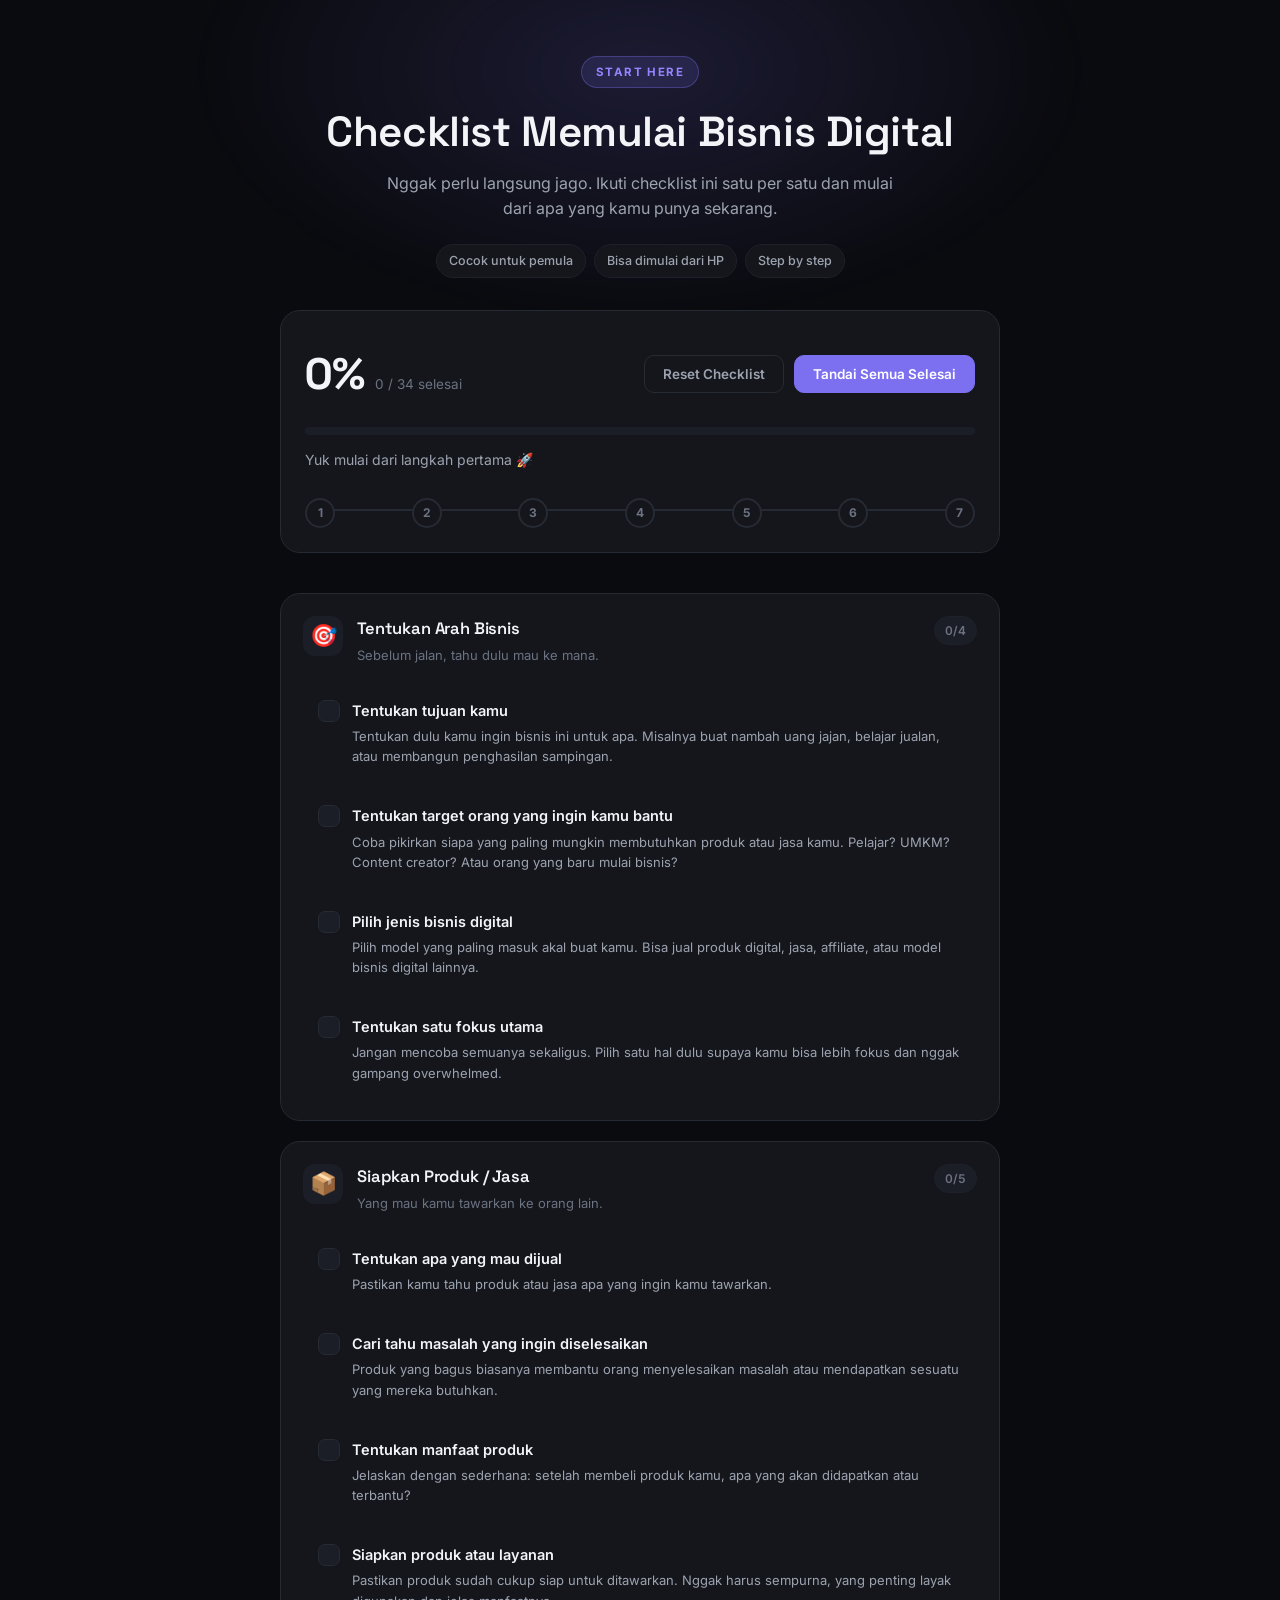
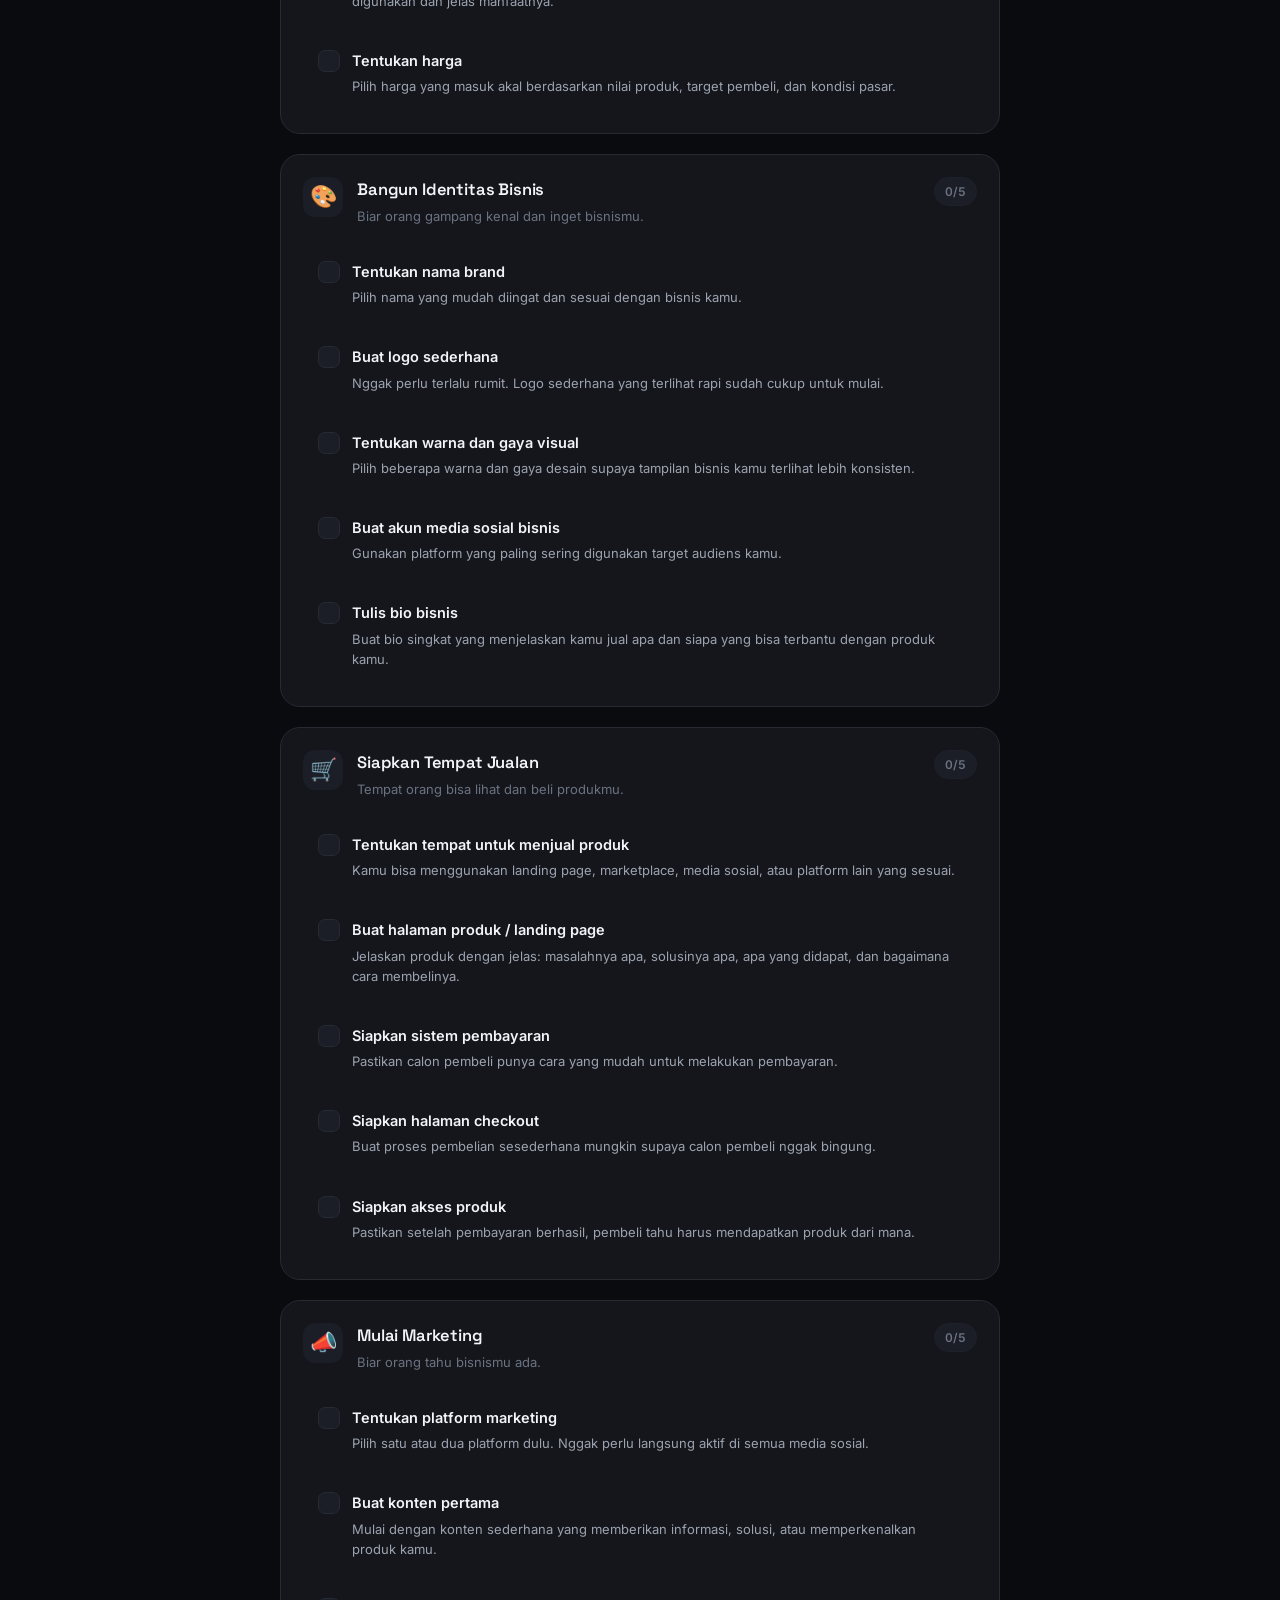
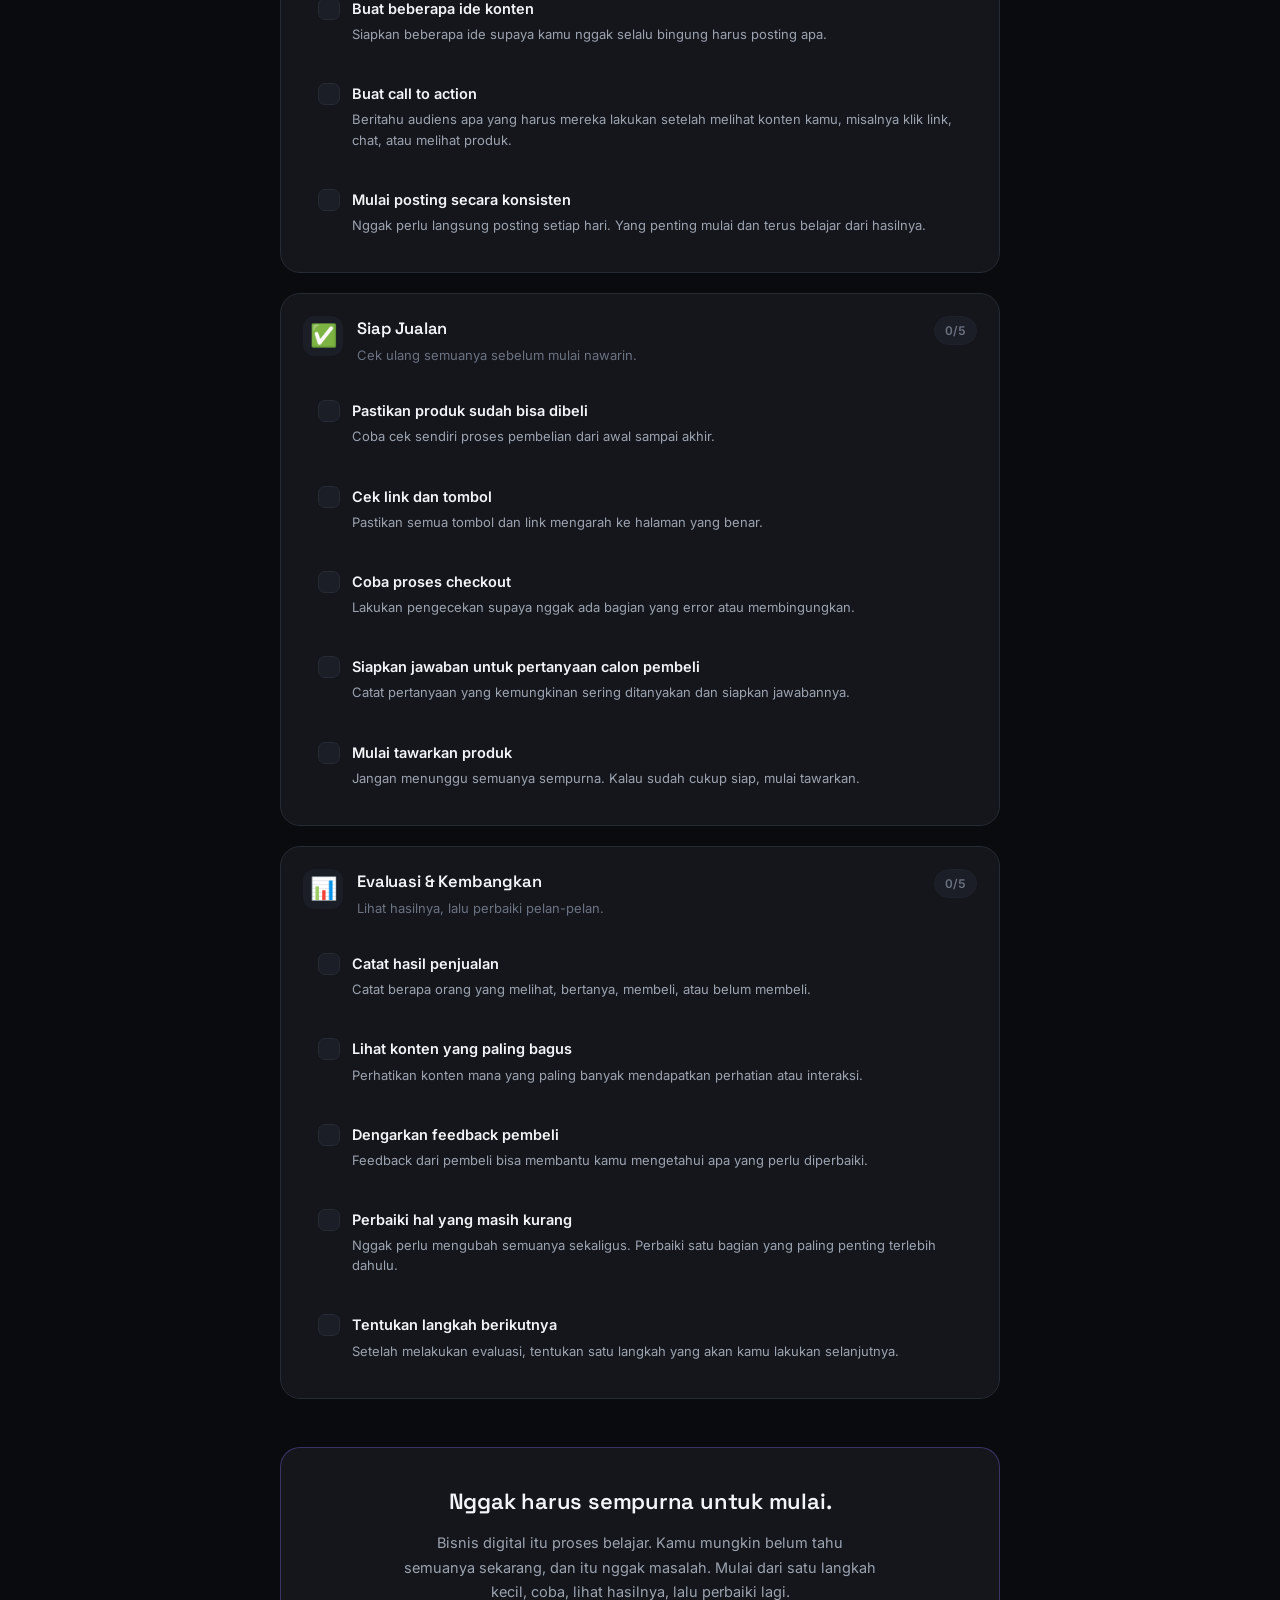
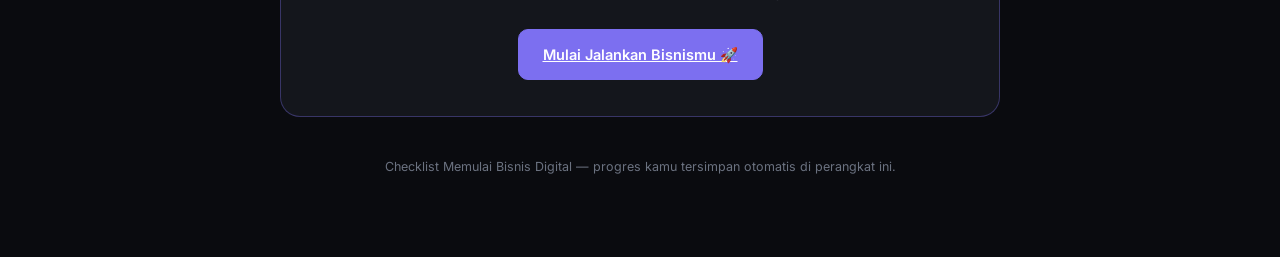
<file: bonus/checklist-bisnis/index.html>
<!DOCTYPE html>
<html lang="id">
<head>
  <meta charset="UTF-8" />
  <meta name="viewport" content="width=device-width, initial-scale=1.0" />
  <title>Checklist Memulai Bisnis Digital</title>
  <meta name="description" content="Checklist step-by-step buat pelajar, mahasiswa, dan pemula yang mau mulai bisnis digital. Nggak perlu langsung jago." />

  <!-- Google Fonts: Space Grotesk (judul) + Inter (isi) -->
  <link rel="preconnect" href="https://fonts.googleapis.com" />
  <link rel="preconnect" href="https://fonts.gstatic.com" crossorigin />
  <link href="https://fonts.googleapis.com/css2?family=Space+Grotesk:wght@500;600;700&family=Inter:wght@400;500;600;700&display=swap" rel="stylesheet" />

  <!-- Favicon -->
  <link rel="icon" type="image/png" sizes="32x32" href="../../assets/favicon-32.png" />
  <link rel="icon" type="image/png" sizes="16x16" href="../../assets/favicon-16.png" />
  <link rel="apple-touch-icon" href="../../assets/apple-touch-icon.png" />
  <link rel="stylesheet" href="style.css" />
</head>
<body>

  <div class="ambient" aria-hidden="true">
    <div class="ambient__glow"></div>
  </div>

  <main class="shell">

    <!-- ==================== HERO ==================== -->
    <header class="hero">
      <span class="badge">START HERE</span>
      <h1 class="hero__title">Checklist Memulai Bisnis Digital</h1>
      <p class="hero__subtitle">
        Nggak perlu langsung jago. Ikuti checklist ini satu per satu dan
        mulai dari apa yang kamu punya sekarang.
      </p>

      <ul class="meta-row">
        <li>Cocok untuk pemula</li>
        <li>Bisa dimulai dari HP</li>
        <li>Step by step</li>
      </ul>
    </header>

    <!-- ==================== PROGRESS HERO (signature element) ==================== -->
    <section class="progress-hero" aria-label="Progres checklist kamu">
      <div class="progress-hero__top">
        <div class="progress-hero__figure">
          <span class="progress-hero__percent" id="percentText">0%</span>
          <span class="progress-hero__count" id="countText">0 / 34 selesai</span>
        </div>

        <div class="progress-hero__actions">
          <button type="button" class="btn btn--ghost" id="resetBtn">
            Reset Checklist
          </button>
          <button type="button" class="btn btn--accent" id="checkAllBtn">
            Tandai Semua Selesai
          </button>
        </div>
      </div>

      <div class="progress-track" role="progressbar" aria-valuemin="0" aria-valuemax="100" aria-valuenow="0" id="progressTrack">
        <div class="progress-track__fill" id="progressFill"></div>
      </div>

      <p class="progress-hero__message" id="progressMessage">Yuk mulai dari langkah pertama 🚀</p>

      <!-- Rel 7 tahap — peta perjalanan checklist -->
      <div class="stage-rail" id="stageRail" aria-hidden="true">
        <!-- diisi otomatis oleh script.js -->
      </div>
    </section>

    <!-- ==================== KATEGORI CHECKLIST ==================== -->
    <div class="categories" id="categories">

      <!-- KATEGORI 1 -->
      <section class="category" data-category="1">
        <div class="category__head">
          <span class="category__icon">🎯</span>
          <div class="category__head-text">
            <h2>Tentukan Arah Bisnis</h2>
            <p>Sebelum jalan, tahu dulu mau ke mana.</p>
          </div>
          <span class="category__count" data-category-count></span>
        </div>

        <div class="items">
          <label class="item">
            <input type="checkbox" id="c1-1" class="item__checkbox" />
            <span class="item__box" aria-hidden="true"></span>
            <span class="item__text">
              <span class="item__title">Tentukan tujuan kamu</span>
              <span class="item__desc">Tentukan dulu kamu ingin bisnis ini untuk apa. Misalnya buat nambah uang jajan, belajar jualan, atau membangun penghasilan sampingan.</span>
            </span>
          </label>

          <label class="item">
            <input type="checkbox" id="c1-2" class="item__checkbox" />
            <span class="item__box" aria-hidden="true"></span>
            <span class="item__text">
              <span class="item__title">Tentukan target orang yang ingin kamu bantu</span>
              <span class="item__desc">Coba pikirkan siapa yang paling mungkin membutuhkan produk atau jasa kamu. Pelajar? UMKM? Content creator? Atau orang yang baru mulai bisnis?</span>
            </span>
          </label>

          <label class="item">
            <input type="checkbox" id="c1-3" class="item__checkbox" />
            <span class="item__box" aria-hidden="true"></span>
            <span class="item__text">
              <span class="item__title">Pilih jenis bisnis digital</span>
              <span class="item__desc">Pilih model yang paling masuk akal buat kamu. Bisa jual produk digital, jasa, affiliate, atau model bisnis digital lainnya.</span>
            </span>
          </label>

          <label class="item">
            <input type="checkbox" id="c1-4" class="item__checkbox" />
            <span class="item__box" aria-hidden="true"></span>
            <span class="item__text">
              <span class="item__title">Tentukan satu fokus utama</span>
              <span class="item__desc">Jangan mencoba semuanya sekaligus. Pilih satu hal dulu supaya kamu bisa lebih fokus dan nggak gampang overwhelmed.</span>
            </span>
          </label>
        </div>
      </section>

      <!-- KATEGORI 2 -->
      <section class="category" data-category="2">
        <div class="category__head">
          <span class="category__icon">📦</span>
          <div class="category__head-text">
            <h2>Siapkan Produk / Jasa</h2>
            <p>Yang mau kamu tawarkan ke orang lain.</p>
          </div>
          <span class="category__count" data-category-count></span>
        </div>

        <div class="items">
          <label class="item">
            <input type="checkbox" id="c2-1" class="item__checkbox" />
            <span class="item__box" aria-hidden="true"></span>
            <span class="item__text">
              <span class="item__title">Tentukan apa yang mau dijual</span>
              <span class="item__desc">Pastikan kamu tahu produk atau jasa apa yang ingin kamu tawarkan.</span>
            </span>
          </label>

          <label class="item">
            <input type="checkbox" id="c2-2" class="item__checkbox" />
            <span class="item__box" aria-hidden="true"></span>
            <span class="item__text">
              <span class="item__title">Cari tahu masalah yang ingin diselesaikan</span>
              <span class="item__desc">Produk yang bagus biasanya membantu orang menyelesaikan masalah atau mendapatkan sesuatu yang mereka butuhkan.</span>
            </span>
          </label>

          <label class="item">
            <input type="checkbox" id="c2-3" class="item__checkbox" />
            <span class="item__box" aria-hidden="true"></span>
            <span class="item__text">
              <span class="item__title">Tentukan manfaat produk</span>
              <span class="item__desc">Jelaskan dengan sederhana: setelah membeli produk kamu, apa yang akan didapatkan atau terbantu?</span>
            </span>
          </label>

          <label class="item">
            <input type="checkbox" id="c2-4" class="item__checkbox" />
            <span class="item__box" aria-hidden="true"></span>
            <span class="item__text">
              <span class="item__title">Siapkan produk atau layanan</span>
              <span class="item__desc">Pastikan produk sudah cukup siap untuk ditawarkan. Nggak harus sempurna, yang penting layak digunakan dan jelas manfaatnya.</span>
            </span>
          </label>

          <label class="item">
            <input type="checkbox" id="c2-5" class="item__checkbox" />
            <span class="item__box" aria-hidden="true"></span>
            <span class="item__text">
              <span class="item__title">Tentukan harga</span>
              <span class="item__desc">Pilih harga yang masuk akal berdasarkan nilai produk, target pembeli, dan kondisi pasar.</span>
            </span>
          </label>
        </div>
      </section>

      <!-- KATEGORI 3 -->
      <section class="category" data-category="3">
        <div class="category__head">
          <span class="category__icon">🎨</span>
          <div class="category__head-text">
            <h2>Bangun Identitas Bisnis</h2>
            <p>Biar orang gampang kenal dan inget bisnismu.</p>
          </div>
          <span class="category__count" data-category-count></span>
        </div>

        <div class="items">
          <label class="item">
            <input type="checkbox" id="c3-1" class="item__checkbox" />
            <span class="item__box" aria-hidden="true"></span>
            <span class="item__text">
              <span class="item__title">Tentukan nama brand</span>
              <span class="item__desc">Pilih nama yang mudah diingat dan sesuai dengan bisnis kamu.</span>
            </span>
          </label>

          <label class="item">
            <input type="checkbox" id="c3-2" class="item__checkbox" />
            <span class="item__box" aria-hidden="true"></span>
            <span class="item__text">
              <span class="item__title">Buat logo sederhana</span>
              <span class="item__desc">Nggak perlu terlalu rumit. Logo sederhana yang terlihat rapi sudah cukup untuk mulai.</span>
            </span>
          </label>

          <label class="item">
            <input type="checkbox" id="c3-3" class="item__checkbox" />
            <span class="item__box" aria-hidden="true"></span>
            <span class="item__text">
              <span class="item__title">Tentukan warna dan gaya visual</span>
              <span class="item__desc">Pilih beberapa warna dan gaya desain supaya tampilan bisnis kamu terlihat lebih konsisten.</span>
            </span>
          </label>

          <label class="item">
            <input type="checkbox" id="c3-4" class="item__checkbox" />
            <span class="item__box" aria-hidden="true"></span>
            <span class="item__text">
              <span class="item__title">Buat akun media sosial bisnis</span>
              <span class="item__desc">Gunakan platform yang paling sering digunakan target audiens kamu.</span>
            </span>
          </label>

          <label class="item">
            <input type="checkbox" id="c3-5" class="item__checkbox" />
            <span class="item__box" aria-hidden="true"></span>
            <span class="item__text">
              <span class="item__title">Tulis bio bisnis</span>
              <span class="item__desc">Buat bio singkat yang menjelaskan kamu jual apa dan siapa yang bisa terbantu dengan produk kamu.</span>
            </span>
          </label>
        </div>
      </section>

      <!-- KATEGORI 4 -->
      <section class="category" data-category="4">
        <div class="category__head">
          <span class="category__icon">🛒</span>
          <div class="category__head-text">
            <h2>Siapkan Tempat Jualan</h2>
            <p>Tempat orang bisa lihat dan beli produkmu.</p>
          </div>
          <span class="category__count" data-category-count></span>
        </div>

        <div class="items">
          <label class="item">
            <input type="checkbox" id="c4-1" class="item__checkbox" />
            <span class="item__box" aria-hidden="true"></span>
            <span class="item__text">
              <span class="item__title">Tentukan tempat untuk menjual produk</span>
              <span class="item__desc">Kamu bisa menggunakan landing page, marketplace, media sosial, atau platform lain yang sesuai.</span>
            </span>
          </label>

          <label class="item">
            <input type="checkbox" id="c4-2" class="item__checkbox" />
            <span class="item__box" aria-hidden="true"></span>
            <span class="item__text">
              <span class="item__title">Buat halaman produk / landing page</span>
              <span class="item__desc">Jelaskan produk dengan jelas: masalahnya apa, solusinya apa, apa yang didapat, dan bagaimana cara membelinya.</span>
            </span>
          </label>

          <label class="item">
            <input type="checkbox" id="c4-3" class="item__checkbox" />
            <span class="item__box" aria-hidden="true"></span>
            <span class="item__text">
              <span class="item__title">Siapkan sistem pembayaran</span>
              <span class="item__desc">Pastikan calon pembeli punya cara yang mudah untuk melakukan pembayaran.</span>
            </span>
          </label>

          <label class="item">
            <input type="checkbox" id="c4-4" class="item__checkbox" />
            <span class="item__box" aria-hidden="true"></span>
            <span class="item__text">
              <span class="item__title">Siapkan halaman checkout</span>
              <span class="item__desc">Buat proses pembelian sesederhana mungkin supaya calon pembeli nggak bingung.</span>
            </span>
          </label>

          <label class="item">
            <input type="checkbox" id="c4-5" class="item__checkbox" />
            <span class="item__box" aria-hidden="true"></span>
            <span class="item__text">
              <span class="item__title">Siapkan akses produk</span>
              <span class="item__desc">Pastikan setelah pembayaran berhasil, pembeli tahu harus mendapatkan produk dari mana.</span>
            </span>
          </label>
        </div>
      </section>

      <!-- KATEGORI 5 -->
      <section class="category" data-category="5">
        <div class="category__head">
          <span class="category__icon">📣</span>
          <div class="category__head-text">
            <h2>Mulai Marketing</h2>
            <p>Biar orang tahu bisnismu ada.</p>
          </div>
          <span class="category__count" data-category-count></span>
        </div>

        <div class="items">
          <label class="item">
            <input type="checkbox" id="c5-1" class="item__checkbox" />
            <span class="item__box" aria-hidden="true"></span>
            <span class="item__text">
              <span class="item__title">Tentukan platform marketing</span>
              <span class="item__desc">Pilih satu atau dua platform dulu. Nggak perlu langsung aktif di semua media sosial.</span>
            </span>
          </label>

          <label class="item">
            <input type="checkbox" id="c5-2" class="item__checkbox" />
            <span class="item__box" aria-hidden="true"></span>
            <span class="item__text">
              <span class="item__title">Buat konten pertama</span>
              <span class="item__desc">Mulai dengan konten sederhana yang memberikan informasi, solusi, atau memperkenalkan produk kamu.</span>
            </span>
          </label>

          <label class="item">
            <input type="checkbox" id="c5-3" class="item__checkbox" />
            <span class="item__box" aria-hidden="true"></span>
            <span class="item__text">
              <span class="item__title">Buat beberapa ide konten</span>
              <span class="item__desc">Siapkan beberapa ide supaya kamu nggak selalu bingung harus posting apa.</span>
            </span>
          </label>

          <label class="item">
            <input type="checkbox" id="c5-4" class="item__checkbox" />
            <span class="item__box" aria-hidden="true"></span>
            <span class="item__text">
              <span class="item__title">Buat call to action</span>
              <span class="item__desc">Beritahu audiens apa yang harus mereka lakukan setelah melihat konten kamu, misalnya klik link, chat, atau melihat produk.</span>
            </span>
          </label>

          <label class="item">
            <input type="checkbox" id="c5-5" class="item__checkbox" />
            <span class="item__box" aria-hidden="true"></span>
            <span class="item__text">
              <span class="item__title">Mulai posting secara konsisten</span>
              <span class="item__desc">Nggak perlu langsung posting setiap hari. Yang penting mulai dan terus belajar dari hasilnya.</span>
            </span>
          </label>
        </div>
      </section>

      <!-- KATEGORI 6 -->
      <section class="category" data-category="6">
        <div class="category__head">
          <span class="category__icon">✅</span>
          <div class="category__head-text">
            <h2>Siap Jualan</h2>
            <p>Cek ulang semuanya sebelum mulai nawarin.</p>
          </div>
          <span class="category__count" data-category-count></span>
        </div>

        <div class="items">
          <label class="item">
            <input type="checkbox" id="c6-1" class="item__checkbox" />
            <span class="item__box" aria-hidden="true"></span>
            <span class="item__text">
              <span class="item__title">Pastikan produk sudah bisa dibeli</span>
              <span class="item__desc">Coba cek sendiri proses pembelian dari awal sampai akhir.</span>
            </span>
          </label>

          <label class="item">
            <input type="checkbox" id="c6-2" class="item__checkbox" />
            <span class="item__box" aria-hidden="true"></span>
            <span class="item__text">
              <span class="item__title">Cek link dan tombol</span>
              <span class="item__desc">Pastikan semua tombol dan link mengarah ke halaman yang benar.</span>
            </span>
          </label>

          <label class="item">
            <input type="checkbox" id="c6-3" class="item__checkbox" />
            <span class="item__box" aria-hidden="true"></span>
            <span class="item__text">
              <span class="item__title">Coba proses checkout</span>
              <span class="item__desc">Lakukan pengecekan supaya nggak ada bagian yang error atau membingungkan.</span>
            </span>
          </label>

          <label class="item">
            <input type="checkbox" id="c6-4" class="item__checkbox" />
            <span class="item__box" aria-hidden="true"></span>
            <span class="item__text">
              <span class="item__title">Siapkan jawaban untuk pertanyaan calon pembeli</span>
              <span class="item__desc">Catat pertanyaan yang kemungkinan sering ditanyakan dan siapkan jawabannya.</span>
            </span>
          </label>

          <label class="item">
            <input type="checkbox" id="c6-5" class="item__checkbox" />
            <span class="item__box" aria-hidden="true"></span>
            <span class="item__text">
              <span class="item__title">Mulai tawarkan produk</span>
              <span class="item__desc">Jangan menunggu semuanya sempurna. Kalau sudah cukup siap, mulai tawarkan.</span>
            </span>
          </label>
        </div>
      </section>

      <!-- KATEGORI 7 -->
      <section class="category" data-category="7">
        <div class="category__head">
          <span class="category__icon">📊</span>
          <div class="category__head-text">
            <h2>Evaluasi &amp; Kembangkan</h2>
            <p>Lihat hasilnya, lalu perbaiki pelan-pelan.</p>
          </div>
          <span class="category__count" data-category-count></span>
        </div>

        <div class="items">
          <label class="item">
            <input type="checkbox" id="c7-1" class="item__checkbox" />
            <span class="item__box" aria-hidden="true"></span>
            <span class="item__text">
              <span class="item__title">Catat hasil penjualan</span>
              <span class="item__desc">Catat berapa orang yang melihat, bertanya, membeli, atau belum membeli.</span>
            </span>
          </label>

          <label class="item">
            <input type="checkbox" id="c7-2" class="item__checkbox" />
            <span class="item__box" aria-hidden="true"></span>
            <span class="item__text">
              <span class="item__title">Lihat konten yang paling bagus</span>
              <span class="item__desc">Perhatikan konten mana yang paling banyak mendapatkan perhatian atau interaksi.</span>
            </span>
          </label>

          <label class="item">
            <input type="checkbox" id="c7-3" class="item__checkbox" />
            <span class="item__box" aria-hidden="true"></span>
            <span class="item__text">
              <span class="item__title">Dengarkan feedback pembeli</span>
              <span class="item__desc">Feedback dari pembeli bisa membantu kamu mengetahui apa yang perlu diperbaiki.</span>
            </span>
          </label>

          <label class="item">
            <input type="checkbox" id="c7-4" class="item__checkbox" />
            <span class="item__box" aria-hidden="true"></span>
            <span class="item__text">
              <span class="item__title">Perbaiki hal yang masih kurang</span>
              <span class="item__desc">Nggak perlu mengubah semuanya sekaligus. Perbaiki satu bagian yang paling penting terlebih dahulu.</span>
            </span>
          </label>

          <label class="item">
            <input type="checkbox" id="c7-5" class="item__checkbox" />
            <span class="item__box" aria-hidden="true"></span>
            <span class="item__text">
              <span class="item__title">Tentukan langkah berikutnya</span>
              <span class="item__desc">Setelah melakukan evaluasi, tentukan satu langkah yang akan kamu lakukan selanjutnya.</span>
            </span>
          </label>
        </div>
      </section>

    </div>

    <!-- ==================== MOTIVASI ==================== -->
    <section class="motivation">
      <h2>Nggak harus sempurna untuk mulai.</h2>
      <p>
        Bisnis digital itu proses belajar. Kamu mungkin belum tahu semuanya
        sekarang, dan itu nggak masalah. Mulai dari satu langkah kecil, coba,
        lihat hasilnya, lalu perbaiki lagi.
      </p>
      <a href="#" class="btn btn--accent btn--lg">Mulai Jalankan Bisnismu 🚀</a>
    </section>

    <footer class="footer">
      <p>Checklist Memulai Bisnis Digital — progres kamu tersimpan otomatis di perangkat ini.</p>
    </footer>

  </main>

  <!-- ==================== MODAL KONFIRMASI RESET ==================== -->
  <div class="modal-overlay" id="resetModal" hidden>
    <div class="modal" role="alertdialog" aria-modal="true" aria-labelledby="resetModalTitle">
      <h3 id="resetModalTitle">Yakin ingin menghapus semua progress?</h3>
      <p>Semua checklist yang sudah kamu centang bakal balik ke awal lagi. Ini nggak bisa dibatalkan.</p>
      <div class="modal__actions">
        <button type="button" class="btn btn--ghost" id="resetCancelBtn">Batal</button>
        <button type="button" class="btn btn--danger" id="resetConfirmBtn">Ya, Reset</button>
      </div>
    </div>
  </div>

  <script src="script.js"></script>
</body>
</html>
</file>
<file: bonus/checklist-bisnis/style.css>
/* ===================================================================
   CHECKLIST MEMULAI BISNIS DIGITAL
   Dark, minimal, premium-but-friendly. Signature element: the 7-stage
   progress rail inside the hero progress card.
   Palette: near-black bg, indigo-violet accent, soft red for destructive.
=================================================================== */

/* ---------------------------------------------------------------
   1. RESET & TOKENS
--------------------------------------------------------------- */
*, *::before, *::after { box-sizing: border-box; margin: 0; padding: 0; }

html { scroll-behavior: smooth; }

:root {
  /* Surfaces */
  --bg: #0A0B0F;
  --bg-elevated: #14161C;
  --bg-elevated-2: #1B1E26;
  --border: #262A33;
  --border-soft: #1E212A;

  /* Text */
  --text-primary: #F3F4F7;
  --text-secondary: #9CA3AF;
  --text-muted: #6B7280;

  /* Accent (indigo-violet, custom — not a stock Tailwind value) */
  --accent: #7C6FF0;
  --accent-strong: #9285FF;
  --accent-bg: rgba(124, 111, 240, 0.14);
  --accent-border: rgba(124, 111, 240, 0.35);

  /* Destructive (used only for the reset-confirm action) */
  --danger: #F17C7C;
  --danger-bg: rgba(241, 124, 124, 0.12);

  /* Radii & motion */
  --radius-sm: 10px;
  --radius-md: 14px;
  --radius-lg: 20px;
  --ease: cubic-bezier(0.16, 1, 0.3, 1);
  --dur: 220ms;

  --shell-width: 760px;
}

body {
  font-family: 'Inter', -apple-system, BlinkMacSystemFont, 'Segoe UI', sans-serif;
  background: var(--bg);
  color: var(--text-primary);
  line-height: 1.6;
  -webkit-font-smoothing: antialiased;
  min-height: 100vh;
}

h1, h2, h3 {
  font-family: 'Space Grotesk', 'Inter', sans-serif;
  font-weight: 600;
  letter-spacing: -0.01em;
}

a { color: inherit; }
ul { list-style: none; }
button { font-family: inherit; cursor: pointer; border: none; background: none; color: inherit; }

button:focus-visible,
a:focus-visible,
.item__checkbox:focus-visible + .item__box {
  outline: 2px solid var(--accent-strong);
  outline-offset: 3px;
  border-radius: 6px;
}

::selection { background: var(--accent-bg); color: var(--text-primary); }

/* ---------------------------------------------------------------
   2. AMBIENT BACKGROUND — one restrained glow, nothing else
--------------------------------------------------------------- */
.ambient {
  position: fixed;
  inset: 0;
  z-index: -1;
  overflow: hidden;
  pointer-events: none;
}

.ambient__glow {
  position: absolute;
  top: -20%;
  left: 50%;
  transform: translateX(-50%);
  width: 900px;
  height: 500px;
  background: radial-gradient(ellipse at center, rgba(124, 111, 240, 0.16), transparent 70%);
  filter: blur(10px);
}

@media (max-width: 640px) {
  .ambient__glow { width: 600px; height: 340px; }
}

/* ---------------------------------------------------------------
   3. SHELL
--------------------------------------------------------------- */
.shell {
  max-width: var(--shell-width);
  margin: 0 auto;
  padding: 56px 20px 80px;
}

/* ---------------------------------------------------------------
   4. HERO
--------------------------------------------------------------- */
.hero { text-align: center; margin-bottom: 32px; }

.badge {
  display: inline-block;
  font-size: 11.5px;
  font-weight: 700;
  letter-spacing: 0.12em;
  color: var(--accent-strong);
  background: var(--accent-bg);
  border: 1px solid var(--accent-border);
  padding: 6px 14px;
  border-radius: 999px;
  margin-bottom: 20px;
}

.hero__title {
  font-size: clamp(28px, 5vw, 42px);
  line-height: 1.15;
  margin-bottom: 14px;
}

.hero__subtitle {
  font-size: 16px;
  color: var(--text-secondary);
  max-width: 520px;
  margin: 0 auto 22px;
}

.meta-row {
  display: flex;
  flex-wrap: wrap;
  justify-content: center;
  gap: 8px;
}

.meta-row li {
  font-size: 12.5px;
  font-weight: 500;
  color: var(--text-secondary);
  background: var(--bg-elevated);
  border: 1px solid var(--border-soft);
  padding: 6px 12px;
  border-radius: 999px;
}

/* ---------------------------------------------------------------
   5. PROGRESS HERO (signature element)
--------------------------------------------------------------- */
.progress-hero {
  background: var(--bg-elevated);
  border: 1px solid var(--border);
  border-radius: var(--radius-lg);
  padding: 28px 24px 24px;
  margin-bottom: 40px;
}

.progress-hero__top {
  display: flex;
  flex-direction: column;
  gap: 18px;
  margin-bottom: 18px;
}

.progress-hero__figure {
  display: flex;
  align-items: baseline;
  gap: 10px;
}

.progress-hero__percent {
  font-family: 'Space Grotesk', sans-serif;
  font-size: 44px;
  font-weight: 700;
  color: var(--text-primary);
  font-variant-numeric: tabular-nums;
  transition: color var(--dur) var(--ease);
}

.progress-hero__count {
  font-size: 13.5px;
  color: var(--text-muted);
}

.progress-hero__actions {
  display: flex;
  gap: 10px;
}

.progress-track {
  width: 100%;
  height: 8px;
  border-radius: 999px;
  background: var(--bg-elevated-2);
  overflow: hidden;
  margin-bottom: 14px;
}

.progress-track__fill {
  height: 100%;
  width: 0%;
  border-radius: 999px;
  background: var(--accent);
  transition: width 480ms var(--ease);
}

.progress-hero__message {
  font-size: 14px;
  color: var(--text-secondary);
  margin-bottom: 22px;
}

/* Stage rail — 7 nodes representing the 7 real, ordered categories */
.stage-rail {
  position: relative;
  display: flex;
  justify-content: space-between;
  gap: 4px;
  overflow-x: auto;
  padding-top: 4px;
}

.stage-rail::before {
  content: '';
  position: absolute;
  top: 15px;
  left: 15px;
  right: 15px;
  height: 2px;
  background: var(--border);
  z-index: 0;
}

.stage-node {
  position: relative;
  z-index: 1;
  flex-shrink: 0;
  width: 30px;
  height: 30px;
  border-radius: 50%;
  display: flex;
  align-items: center;
  justify-content: center;
  font-size: 12px;
  font-weight: 700;
  color: var(--text-muted);
  background: var(--bg-elevated);
  border: 2px solid var(--border);
  transition: border-color var(--dur) var(--ease), background var(--dur) var(--ease), color var(--dur) var(--ease), transform var(--dur) var(--ease);
}

.stage-node.is-active {
  border-color: var(--accent);
  color: var(--accent-strong);
}

.stage-node.is-complete {
  background: var(--accent);
  border-color: var(--accent);
  color: #fff;
  transform: scale(1.06);
}

.stage-node svg { width: 14px; height: 14px; }

/* ---------------------------------------------------------------
   6. BUTTONS
--------------------------------------------------------------- */
.btn {
  display: inline-flex;
  align-items: center;
  justify-content: center;
  gap: 8px;
  padding: 10px 18px;
  font-size: 13.5px;
  font-weight: 600;
  border-radius: var(--radius-sm);
  transition: background var(--dur) var(--ease), border-color var(--dur) var(--ease), transform var(--dur) var(--ease), opacity var(--dur) var(--ease);
  white-space: nowrap;
}

.btn:active { transform: scale(0.97); }

.btn--ghost {
  background: transparent;
  color: var(--text-secondary);
  border: 1px solid var(--border);
}

.btn--ghost:hover { border-color: #3A3F4B; color: var(--text-primary); }

.btn--accent {
  background: var(--accent);
  color: #fff;
  border: 1px solid var(--accent);
}

.btn--accent:hover { background: var(--accent-strong); border-color: var(--accent-strong); }

.btn--danger {
  background: var(--danger-bg);
  color: var(--danger);
  border: 1px solid rgba(241, 124, 124, 0.4);
}

.btn--danger:hover { background: rgba(241, 124, 124, 0.2); }

.btn--lg { padding: 13px 24px; font-size: 14.5px; }

@media (min-width: 560px) {
  .progress-hero__top { flex-direction: row; align-items: center; justify-content: space-between; }
}

/* ---------------------------------------------------------------
   7. CATEGORIES
--------------------------------------------------------------- */
.categories {
  display: flex;
  flex-direction: column;
  gap: 20px;
  margin-bottom: 48px;
}

.category {
  background: var(--bg-elevated);
  border: 1px solid var(--border);
  border-radius: var(--radius-lg);
  padding: 22px;
  scroll-margin-top: 24px;
}

.category__head {
  display: flex;
  align-items: flex-start;
  gap: 14px;
  margin-bottom: 18px;
}

.category__icon {
  font-size: 22px;
  width: 40px;
  height: 40px;
  flex-shrink: 0;
  display: flex;
  align-items: center;
  justify-content: center;
  background: var(--bg-elevated-2);
  border-radius: 12px;
}

.category__head-text { flex: 1; min-width: 0; }

.category__head-text h2 { font-size: 16.5px; margin-bottom: 3px; }
.category__head-text p { font-size: 13px; color: var(--text-muted); }

.category__count {
  flex-shrink: 0;
  font-size: 12px;
  font-weight: 600;
  color: var(--text-muted);
  background: var(--bg-elevated-2);
  border: 1px solid var(--border-soft);
  padding: 4px 10px;
  border-radius: 999px;
  font-variant-numeric: tabular-nums;
}

.items {
  display: flex;
  flex-direction: column;
  gap: 8px;
}

/* ---------------------------------------------------------------
   8. CHECKLIST ITEM
--------------------------------------------------------------- */
.item {
  display: flex;
  align-items: flex-start;
  gap: 12px;
  padding: 14px;
  border-radius: var(--radius-md);
  border: 1px solid transparent;
  cursor: pointer;
  transition: background var(--dur) var(--ease), border-color var(--dur) var(--ease);
}

.item:hover { background: var(--bg-elevated-2); }

.item__checkbox {
  position: absolute;
  width: 1px; height: 1px;
  overflow: hidden;
  clip: rect(0 0 0 0);
}

.item__box {
  flex-shrink: 0;
  width: 22px;
  height: 22px;
  margin-top: 1px;
  border-radius: 7px;
  border: 1.5px solid var(--border);
  background: var(--bg-elevated-2);
  display: flex;
  align-items: center;
  justify-content: center;
  transition: background var(--dur) var(--ease), border-color var(--dur) var(--ease), transform 180ms var(--ease);
}

.item__box::after {
  content: '';
  width: 11px;
  height: 8px;
  clip-path: polygon(9% 45%, 34% 70%, 91% 10%, 100% 19%, 36% 90%, 0% 55%);
  background: #fff;
  transform: scale(0);
  transition: transform 180ms var(--ease);
}

.item__checkbox:checked + .item__box {
  background: var(--accent);
  border-color: var(--accent);
}

.item__checkbox:checked + .item__box::after { transform: scale(1); }

.item__checkbox:checked ~ .item__text .item__title {
  color: var(--text-muted);
  text-decoration: line-through;
  text-decoration-color: var(--border);
}

.item__checkbox:checked ~ .item__text .item__desc { color: var(--border); }

.item.is-just-checked .item__box { transform: scale(1.12); }

.item__text { display: flex; flex-direction: column; gap: 4px; min-width: 0; }

.item__title {
  font-size: 14.5px;
  font-weight: 600;
  color: var(--text-primary);
  transition: color var(--dur) var(--ease);
}

.item__desc {
  font-size: 13px;
  line-height: 1.55;
  color: var(--text-secondary);
  transition: color var(--dur) var(--ease);
}

/* ---------------------------------------------------------------
   9. MOTIVATION CARD
--------------------------------------------------------------- */
.motivation {
  text-align: center;
  background: var(--bg-elevated);
  border: 1px solid var(--accent-border);
  border-radius: var(--radius-lg);
  padding: 36px 24px;
  margin-bottom: 40px;
}

.motivation h2 { font-size: 22px; margin-bottom: 12px; }

.motivation p {
  font-size: 14.5px;
  color: var(--text-secondary);
  max-width: 480px;
  margin: 0 auto 24px;
  line-height: 1.7;
}

/* ---------------------------------------------------------------
   10. FOOTER
--------------------------------------------------------------- */
.footer {
  text-align: center;
  font-size: 12.5px;
  color: var(--text-muted);
}

/* ---------------------------------------------------------------
   11. MODAL
--------------------------------------------------------------- */
.modal-overlay {
  position: fixed;
  inset: 0;
  z-index: 100;
  background: rgba(5, 6, 9, 0.7);
  backdrop-filter: blur(4px);
  display: flex;
  align-items: center;
  justify-content: center;
  padding: 20px;
  opacity: 0;
  transition: opacity var(--dur) var(--ease);
}

.modal-overlay[hidden] { display: none; }
.modal-overlay.is-visible { opacity: 1; }

.modal {
  width: 100%;
  max-width: 380px;
  background: var(--bg-elevated);
  border: 1px solid var(--border);
  border-radius: var(--radius-lg);
  padding: 24px;
  transform: translateY(8px) scale(0.98);
  opacity: 0;
  transition: transform var(--dur) var(--ease), opacity var(--dur) var(--ease);
}

.modal-overlay.is-visible .modal { transform: translateY(0) scale(1); opacity: 1; }

.modal h3 { font-size: 16.5px; margin-bottom: 10px; }
.modal p { font-size: 13.5px; color: var(--text-secondary); line-height: 1.6; margin-bottom: 20px; }

.modal__actions { display: flex; justify-content: flex-end; gap: 10px; }

/* ---------------------------------------------------------------
   12. ACCESSIBILITY: reduced motion
--------------------------------------------------------------- */
@media (prefers-reduced-motion: reduce) {
  *, *::before, *::after {
    animation-duration: 0.001ms !important;
    transition-duration: 0.001ms !important;
    scroll-behavior: auto !important;
  }
}

/* ---------------------------------------------------------------
   13. MOBILE REFINEMENTS
--------------------------------------------------------------- */
@media (max-width: 480px) {
  .shell { padding: 40px 16px 64px; }
  .progress-hero { padding: 22px 18px 20px; }
  .progress-hero__percent { font-size: 36px; }
  .progress-hero__actions { flex-direction: column; }
  .progress-hero__actions .btn { width: 100%; }
  .category { padding: 18px; }
  .item { padding: 12px; }
  .motivation { padding: 28px 18px; }
}
</file>
